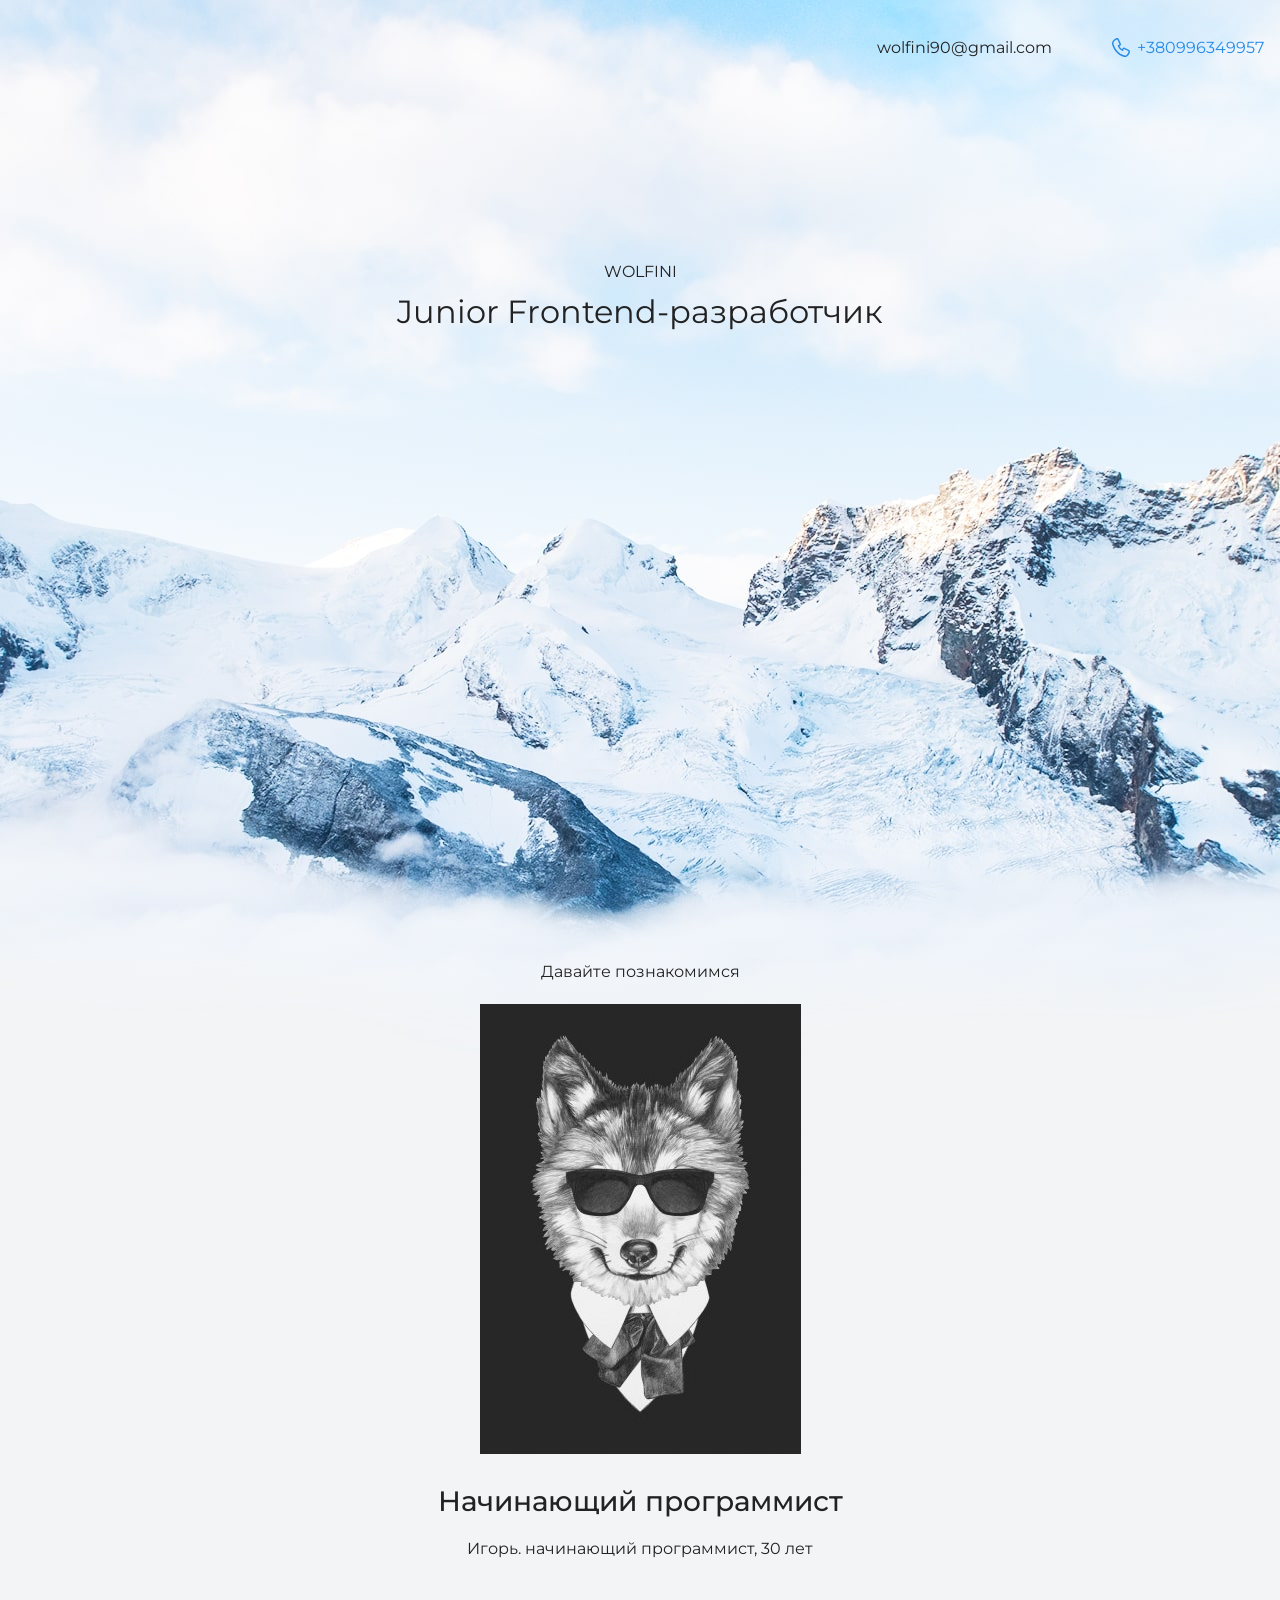
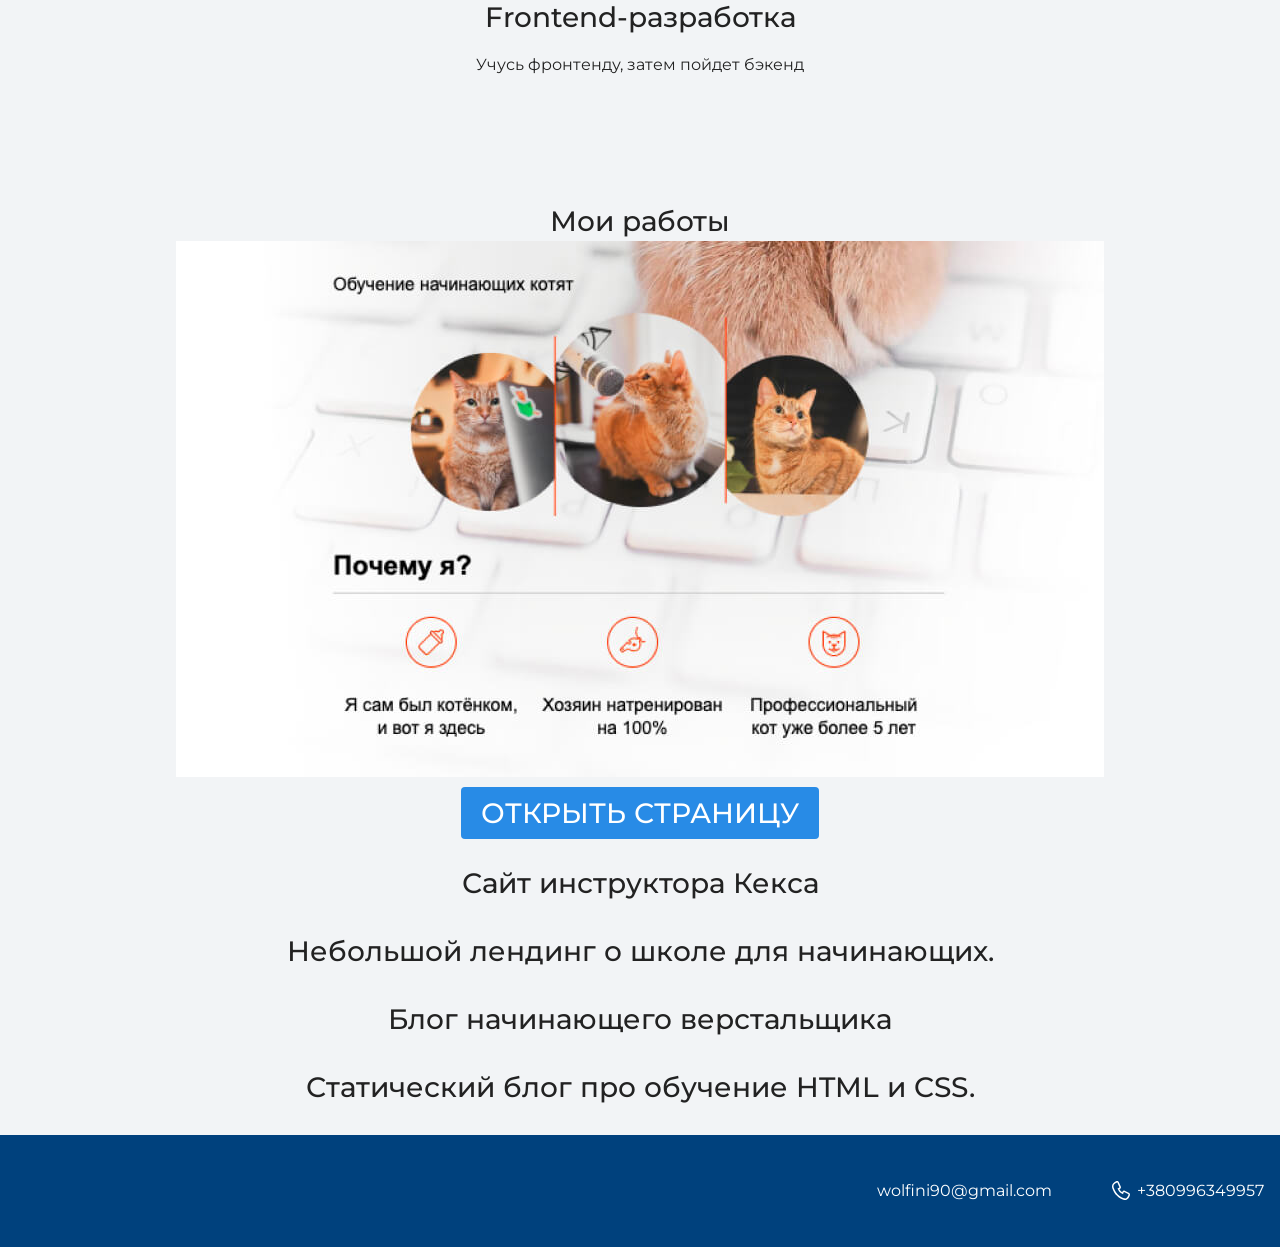
<file: index.html>
<!DOCTYPE html>
<html lang="ru">
  <head>
    <meta charset="UTF-8">
    <link rel="stylesheet" href="style.css">
    <title>Портфолио Junior верстальщика</title>
    <link href="https://fonts.googleapis.com/css?family=Montserrat:400,500,700|Old+Standard+TT&display=swap&subset=cyrillic" rel="stylesheet">
  </head>

  <body>
    <header class="page-header">
      <div class="container"
      <a class="header-email" href="mailto:wolfini90@gmail.com">wolfini90@gmail.com</a>
      <a class="header-phone" href="tel:+380996349957">+380996349957</a>
      </div>
    </header>

    <section class="hero-image">
      <div class="container"
      <h1 class="heading">WOLFINI</h1>
      <p>Junior Frontend-разработчик</p>
      </div>
    </section>

    <section class="intro">
      <div class="container"
      <h2 class="subheading">Давайте познакомимся</h2>
      <figure class="user_image">
        <img src="files/user.jpg" width="321" height="450" alt="Фотография Неопознанного Енота">
      </figure>
      <h3>Начинающий программист</h3>
      <p>Игорь. начинающий программист, 30 лет</p>
      <h3>Frontend-разработка</h3>
      <p>Учусь фронтенду, затем пойдет бэкенд</p>
      </div>
    </section>

    <section class="portfolio">
      <div class="container"
      <h2 class="subheading">Мои работы</h2>
      <figure class="project-image">
        <img src="files/project.jpg" width="928" height="536" alt="Cайт инструктора Кекса">
        <a class="button" href="source/project/index.html">Открыть страницу</a>
      </figure>

      <h3>Сайт инструктора Кекса</h3>
      <p>Небольшой лендинг о школе для начинающих.</p>

      <h3>Блог начинающего верстальщика</h3>
      <p>Статический блог про обучение HTML и CSS.</p>
      </div>
    </section>

    <footer class="page-footer">
      <div class="container"
      <a class="footer-email" href="mailto:wolfini90@gmail.com">wolfini90@gmail.com</a>
      <a class="footer-phone" href="tel:+380996349957">+380996349957</a>
    </div>
    </footer>
  </body>
</html>
</file>
<file: style.css>
body {
  margin: 0;
  min-width: 960px;
  font-family: "Montserrat", "Helvetica", "Arial", sans-serif;
  font-size: 16px;
  line-height: 32px;
  color: #222222;
  background-color: #f2f4f6;
  background-image: url("img/hero-bg.jpg");
  background-repeat: no-repeat;
  background-position: top center;
}

.container {
  max-width: 928px;
  margin: 0 auto;
  padding: 0 16px;
}

.page-header {
  margin: 0 0 160px;
  padding: 32px 0 32px;
}

.page-header .container,
.page-footer .container {
  max-width: 1408px;
  text-align: right;
}

.page-header a {
  margin-left: 56px;
  color: #288be6;
  text-decoration: none;
  background-repeat: no-repeat;
  background-position: left;
}

.header-email {
  padding-left: 30px;
  background-image: url("img/icon-email-header.svg");
}

.header-phone {
  padding-left: 25px;
  background-image: url("img/icon-phone-header.svg");
}

.hero-image {
  margin-bottom: 620px;
}

.hero-image .container {
  max-width: 1408px;
  text-align: center;
}

.heading {
  margin: 0 0 16px;
  font-family: "Old Standard TT", "Times", "Times New Roman", serif;
  font-size: 88px;
  line-height: 96px;
  font-weight: 400;
}

.hero-image p {
  margin: 0;
  font-size: 32px;
  line-height: 48px;
}

.intro {
  margin: 0 0 120px;
  text-align: center;
}

.subheading {
  margin: 0 0 56px;
  font-family: "Old Standard TT", "Times", "Times New Roman", serif;
  font-size: 128px;
  line-height: 80px;
  font-weight: 400;
  }

.user-image {
  margin: 0 0 32px;
  text-align: center;
}

.intro h3,
.portfolio h3 {
  margin: 0 0 12px;
  font-size: 28px;
  line-height: 40px;
  font-weight: 500;
  text-align: center;
}

.intro p {
  margin: 0 0 32px;
}

.skills-list {
  margin: 0;
  padding: 0;
}

.skills-list dt {
  padding-left: 32px;
  background-repeat: no-repeat;
  background-position: left;
}

.skill-html {
  background-image: url("img/icon-html.svg");
}

.skill-css {
  background-image: url("img/icon-css.svg");
}

.level {
  margin: 4px 0 16px;
  padding: 0;
  height: 14px;
  font-size: 0;
  background-color: #ffffff;
  border: 1px solid #86c3fa;
  border-radius: 8px;
}

.level div {
  margin: 1px;
  height: 12px;
  background-color: #288be6;
  border-radius: 6px;
}

.portfolio {
  margin: 0 0 12px;
  font-size: 28px;
  line-height: 40px;
  font-weight: 500;
  text-align: center;
}

.projects {
  margin: 0;
  padding: 0;
  list-style: none;
}

.projects li {
  margin: 0 0 80px;
}

.project-image {
  margin: 0 0 24px;
  text-align: center;
}

.projects p {
  margin: 0 0 24px;
}

.button {
  padding: 6px 20px;
  display: inline-block;
  vertical-align: baseline;
  text-decoration: none;
  text-transform: uppercase;
  border-radius: 4px;
  background-color: #288be6;
  color: #ffffff;
}

.page-footer {
  padding: 40px 0;
  background-color: #00417d;
  color: #ffffff;
}

.page-footer a {
  margin-left: 56px;
  color: inherit;
  text-decoration: none;
  background-repeat: no-repeat;
  background-position: left;
}

.footer-email {
  padding-left: 30px;
  background-image: url("img/icon-email-footer.svg");
}

.footer-phone {
  padding-left: 25px;
  background-image: url("img/icon-phone-footer.svg");
}
</file>
